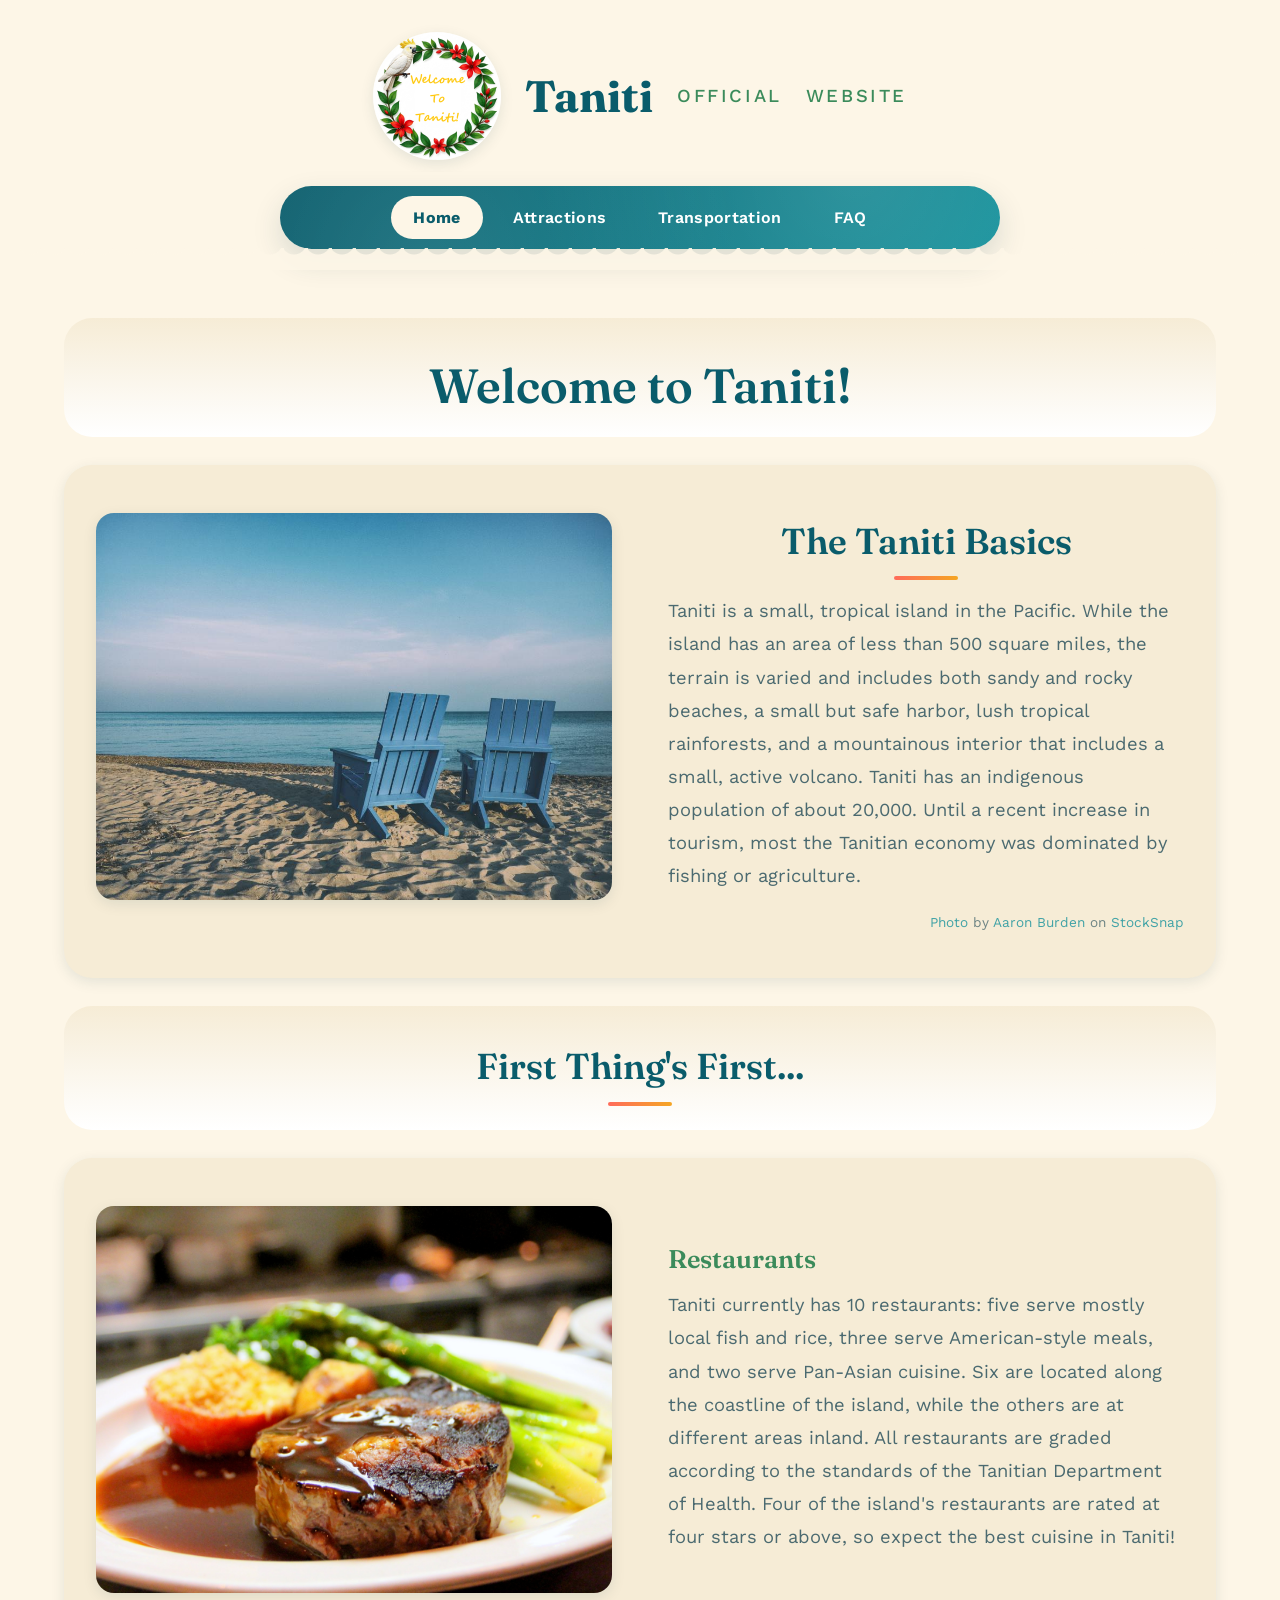
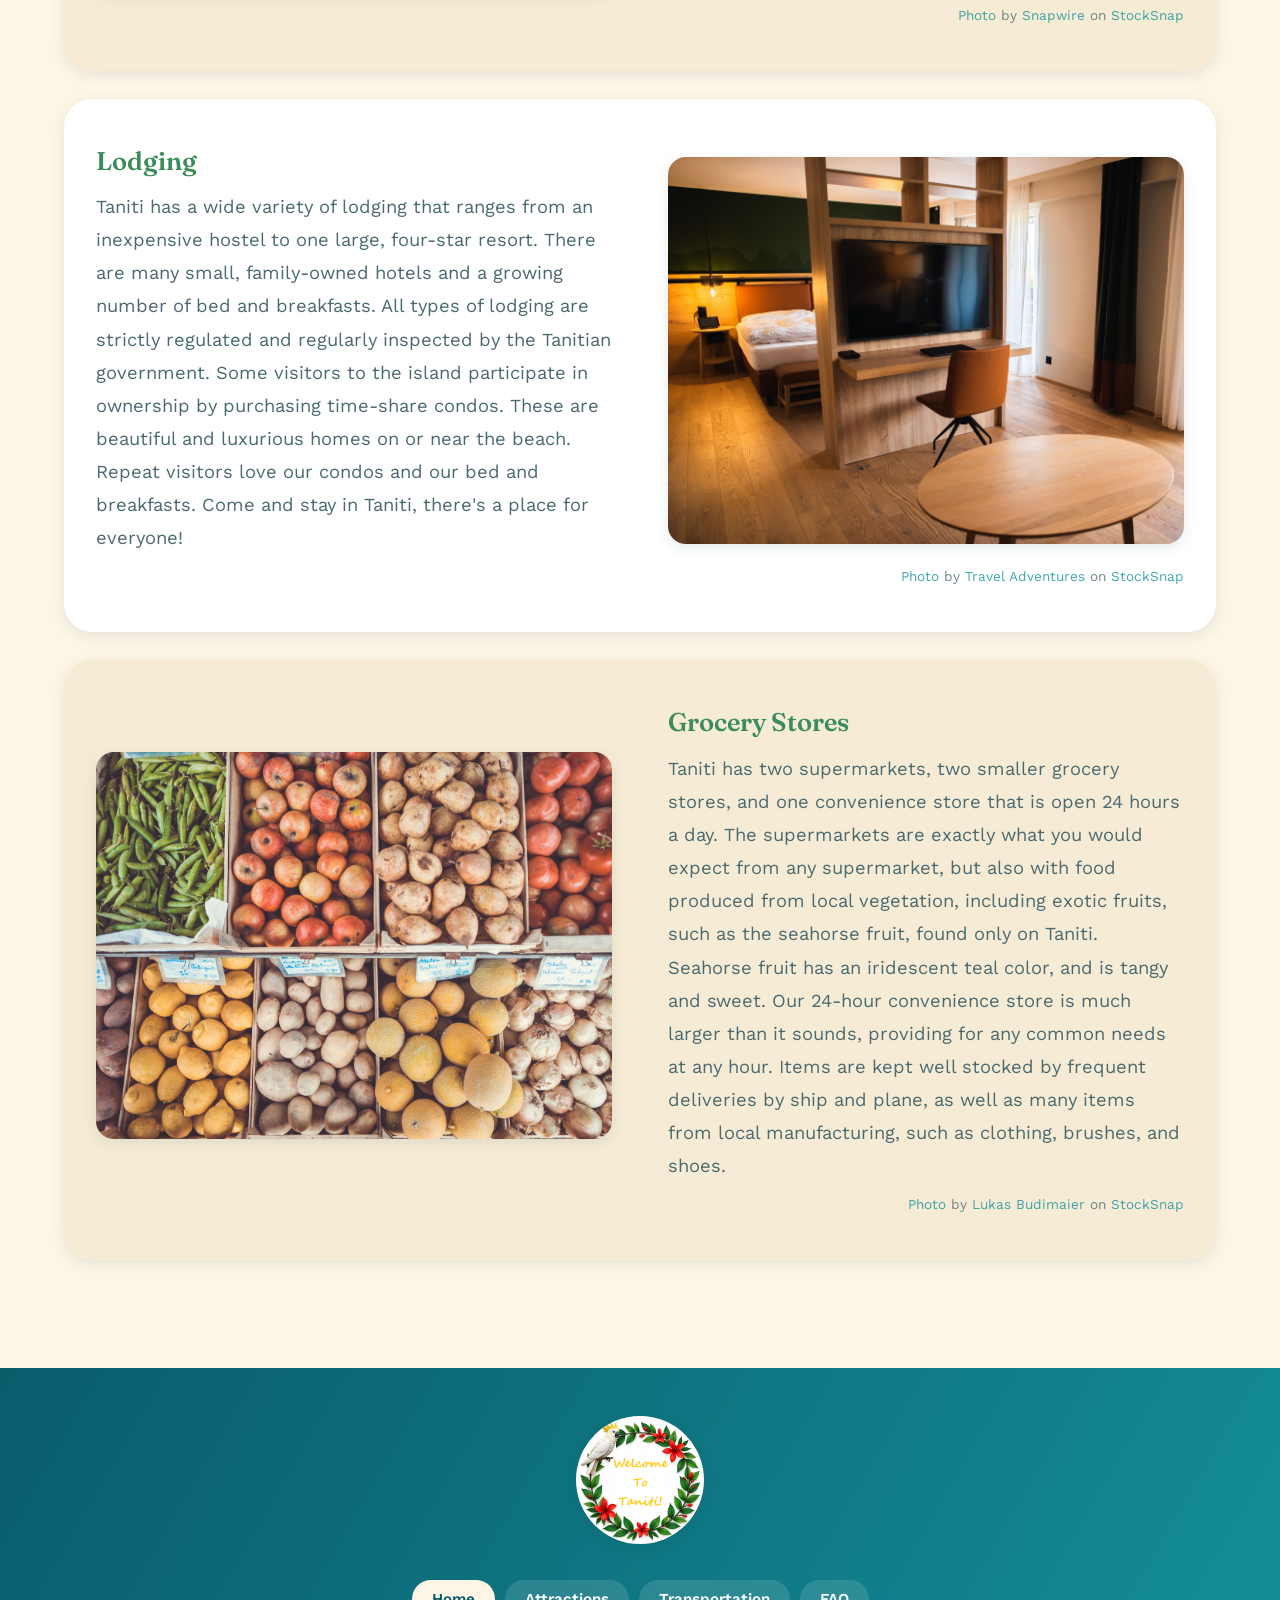
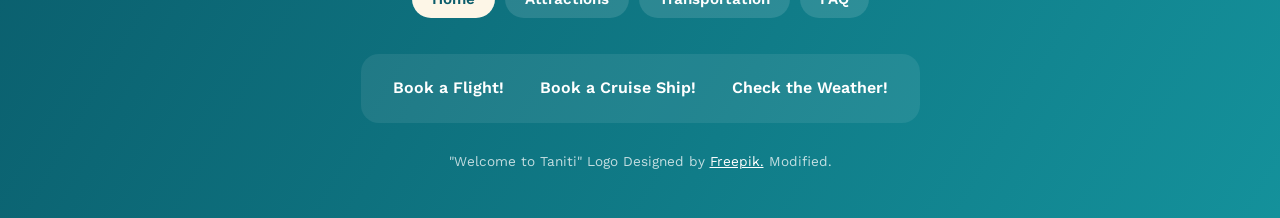
<file: index.html>
<!DOCTYPE html>
<html lang="en">

<head>
    <meta charset="UTF-8">
    <meta name="viewport" content="width=device-width, initial-scale=1.0">
    <link rel="stylesheet" href="css/styles.css">
    <title>Taniti Home Page</title>
</head>

<body>
    <header>
        <div class="header_logo_and_heading_div">
            <a href="index.html" class="taniti_logo"><img id="top_taniti_welcome_logo"
                    src="images/welcome_to_taniti_freepik.jpg" class="taniti_logo"
                    alt="welcome_to_taniti_wreath_with_white_tropical_bird"></a>
            <h1 class="site_heading">Taniti </h1>
            <h1 class="site_heading">Official </h1>
            <h1 class="site_heading">Website</h1>
        </div>
    </header>
    <div class="top_nav_container">
        <nav class="top_navbar">
            <a href="index.html" class="top_nav_links current">Home</a>
            <a href="attractions.html" class="top_nav_links">Attractions</a>
            <a href="transportation.html" class="top_nav_links">Transportation</a>
            <a href="faq.html" class="top_nav_links">FAQ</a>
        </nav>
    </div>
    <main>
        <section class="content_container">
            <h1 class="main_headings taniti_welcome">Welcome to Taniti!</h1>
        </section>
        <section class="content_container">
            <h2 class="main_headings center_justify_content_item">The Taniti Basics</h2>
            <p class="content_grid_item_left">
                Taniti is a small, tropical island in the Pacific. While the island has an area of less than 500 square
                miles, the terrain is varied and includes both sandy and rocky beaches, a small but safe harbor, lush
                tropical rainforests, and a mountainous interior that includes a small, active volcano. Taniti has an
                indigenous population of about 20,000. Until a recent increase in tourism, most the Tanitian economy was
                dominated by fishing or agriculture.
            </p>
            <img src="images/beach-sand_0KJ4LUALSV.jpg" class="content_image content_grid_item_right"
                alt="blue_beach_chairs_on_beach"><span id="caption_span1" class="img_caption_right responsive_span"><a
                    href="https://stocksnap.io/photo/beach-sand-0KJ4LUALSV" target="_blank">Photo</a> by <a
                    href="https://stocksnap.io/author/20658" target="_blank">Aaron
                    Burden</a> on <a href="https://stocksnap.io" target="_blank">StockSnap</a></span>
        </section>
        <section class="content_container">
            <h2 class="main-headings center_justify_content_item">First Thing's First...</h2>
        </section>
        <section class="content_container">

            <h3 class="center_justify_content_item">Restaurants</h3>
            <img src="images/StockSnap_JMJZKYXUWD.jpg" class="content_image content_grid_item_left"
                alt="plate_of_food_in_fine_dining">
            <span id="caption_span2" class="img_caption_left responsive_span"><a
                    href="https://stocksnap.io/photo/steak-asparagus-JMJZKYXUWD" target="_blank">Photo</a> by <a
                    href="https://stocksnap.io/author/snapwire" target="_blank">Snapwire</a> on <a
                    href="https://stocksnap.io" target="_blank">StockSnap</a></span>
            <p class="content_grid_item_right">
                Taniti currently has 10 restaurants: five serve mostly local fish and rice, three serve American-style
                meals, and two serve Pan-Asian cuisine. Six are located along the coastline of the island, while the
                others are at different areas inland. All restaurants are graded according to the standards of the
                Tanitian Department of Health. Four of the island's restaurants are rated at four stars or above, so
                expect the
                best cuisine in Taniti!
            </p>

        </section>
        <section class="content_container">
            <h3 class="center_justify_content_item">Lodging</h3>
            <p class="content_grid_item_left">
                Taniti has a wide variety of lodging that ranges from an inexpensive hostel to one large, four-star
                resort. There are many small, family-owned hotels and a growing number of bed and breakfasts. All types
                of lodging are strictly regulated and regularly inspected by the Tanitian government. Some visitors to
                the island participate in ownership by purchasing time-share condos. These are beautiful and luxurious
                homes on or near the beach. Repeat visitors love our condos and our bed and breakfasts. Come and stay in
                Taniti, there's a place for everyone!
            </p>
            <img src="images/StockSnap_DGBAEIS33.jpg" class="content_image content_grid_item_right"
                alt="modern_upscale_hotel_room"><span id="caption_span3" class="img_caption_right responsive_span"><a
                    href="https://stocksnap.io/photo/hotel-room-DGBAEIS339" target="_blank">Photo</a> by <a
                    href="https://stocksnap.io/author/traveladventures" target="_blank">Travel Adventures</a> on <a
                    href="https://stocksnap.io" target="_blank">StockSnap</a></span>
        </section>
        <section class="content_container">
            <h3 class="center_justify_content_item">Grocery Stores</h3>
            <img src="images/StockSnap_AWJD4WV6W.jpg" class="content_image content_grid_item_left"
                alt="small_grocery_shop">
            <span id="caption_span4" class="img_caption_left responsive_span"><a
                    href="https://stocksnap.io/photo/food-fruits-AWJD4WV6W1" target="_blank">Photo</a> by <a
                    href="https://stocksnap.io/author/15750" target="_blank">Lukas
                    Budimaier</a> on <a href="https://stocksnap.io" target="_blank">StockSnap</a></span>
            <p class="content_grid_item_right">Taniti has two supermarkets, two smaller grocery stores, and one
                convenience store that is open 24 hours a day. The supermarkets are exactly what you would expect from
                any supermarket, but also with food produced from local vegetation, including exotic fruits, such as the
                seahorse fruit, found only on Taniti. Seahorse fruit has an iridescent teal color, and is tangy and
                sweet. Our 24-hour convenience store is much larger than it sounds, providing for any common needs at
                any hour. Items are kept well stocked by frequent deliveries by ship and plane, as well as many items
                from local manufacturing, such as clothing, brushes, and shoes.</p>
        </section>
    </main>
    <footer>
        <div class="bottom_logo_div">
            <a href="index.html"><img id="bottom_taniti_welcome_logo" src="images/welcome_to_taniti_freepik.jpg"
                    class="taniti_logo" alt="welcome_to_taniti_wreath_with_white_tropical_bird"></a>
        </div>
        <nav class="primary_bottom_navbar">
            <a href="index.html" class="primary_bottom_nav_links current">Home</a>
            <a href="attractions.html" class="primary_bottom_nav_links">Attractions</a>
            <a href="transportation.html" class="primary_bottom_nav_links">Transportation</a>
            <a href="faq.html" class="primary_bottom_nav_links">FAQ</a>
        </nav>
        <nav class="secondary_bottom_navbar">
            <a href="https://www.expedia.com/" class="secondary_bottom_nav_links" target="_blank">Book a Flight!</a>
            <a href="https://www.cruises.com/" class="secondary_bottom_nav_links" target="_blank">Book a Cruise Ship!</a>
            <a href="https://weather.com/" class="secondary_bottom_nav_links" target="_blank">Check the Weather!</a>
        </nav>
        <div id="bottom_caption_div">
            <span class="caption_span5">"Welcome to Taniti" Logo Designed by <a
                    href="https://www.freepik.com/">Freepik.</a> Modified.</span>
        </div>
    </footer>
</body>

</html>
</file>
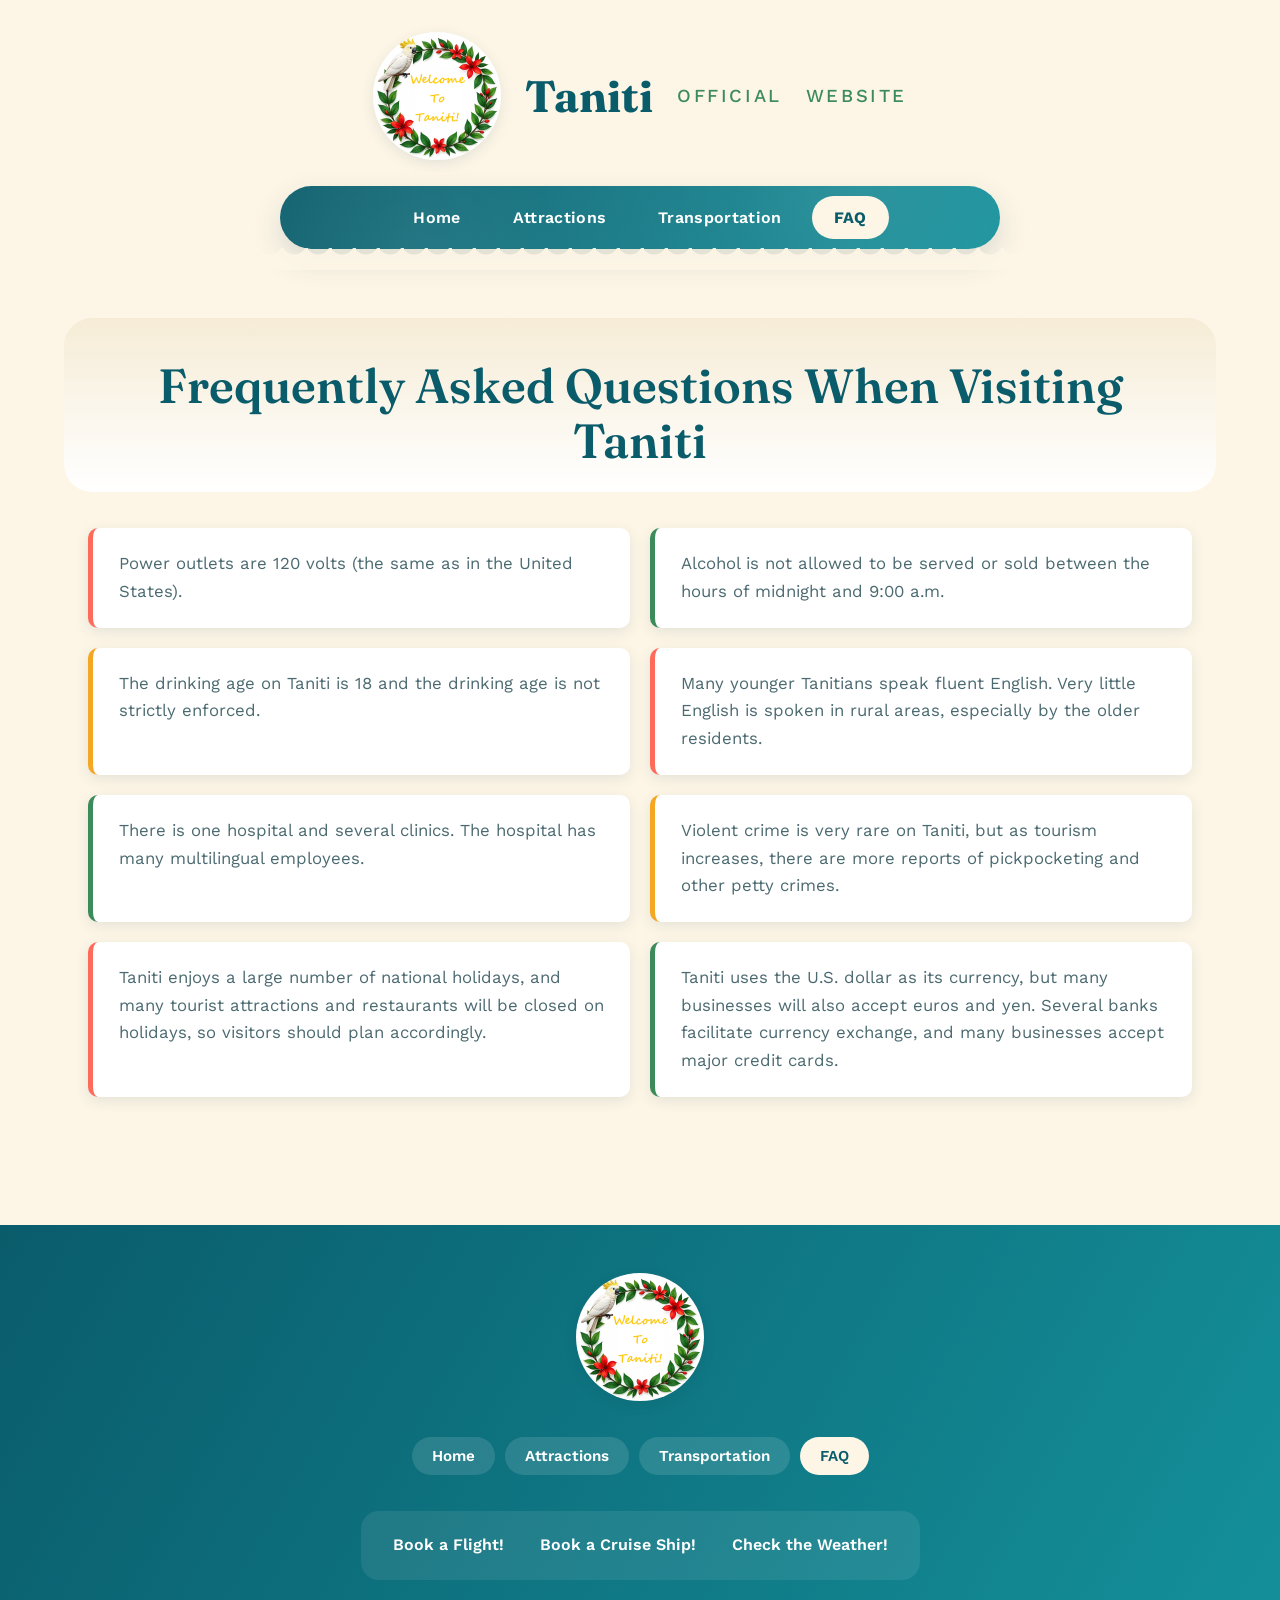
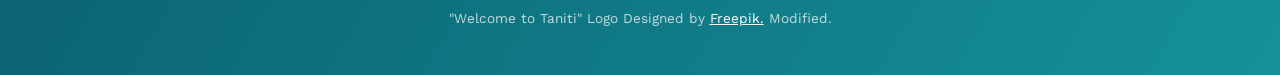
<file: faq.html>
<!DOCTYPE html>
<html lang="en">

<head>
    <meta charset="UTF-8">
    <meta name="viewport" content="width=device-width, initial-scale=1.0">
    <link rel="stylesheet" href="css/styles.css">
    <title>Taniti FAQ WebPage</title>
</head>

<body>
    <header>
        <div class="header_logo_and_heading_div">
            <a href="index.html" class="taniti_logo"><img id="top_taniti_welcome_logo"
                    src="images/welcome_to_taniti_freepik.jpg" class="taniti_logo"
                    alt="welcome_to_taniti_wreath_with_white_tropical_bird"></a>
            <h1 class="site_heading">Taniti </h1>
            <h1 class="site_heading">Official </h1>
            <h1 class="site_heading">Website</h1>
        </div>
    </header>
    <div class="top_nav_container">
        <nav class="top_navbar">
            <a href="index.html" class="top_nav_links">Home</a>
            <a href="attractions.html" class="top_nav_links">Attractions</a>
            <a href="transportation.html" class="top_nav_links">Transportation</a>
            <a href="faq.html" class="top_nav_links current">FAQ</a>
        </nav>
    </div>
    <main>
        <section class="content_container">
            <h1 class="main_headings taniti_welcome">Frequently Asked Questions When Visiting Taniti</h1>
        </section>
        <section>
            <ul class="faqs_content_container">
                <li class="faqs_grid_item_left">Power outlets are 120 volts (the same as in the United States).</li>
                <li class="faqs_grid_item_left">Alcohol is not allowed to be served or sold between the hours of
                    midnight and 9:00 a.m. </li>
                <li class="faqs_grid_item_left">The drinking age on Taniti is 18 and the drinking age is not strictly
                    enforced.</li>
                <li class="faqs_grid_item_left">Many younger Tanitians speak fluent English. Very little English is
                    spoken in rural areas, especially by the older residents.</li>
                <li class="faqs_grid_item_left">There is one hospital and several clinics. The hospital has many
                    multilingual employees.</li>
                <li class="faqs_grid_item_left">Violent crime is very rare on Taniti, but as tourism increases, there
                    are more reports of pickpocketing and other petty crimes. </li>
                <li class="faqs_grid_item_left">Taniti enjoys a large number of national holidays, and many tourist
                    attractions and restaurants will be closed on holidays, so visitors should plan accordingly.</li>
                <li class="faqs_grid_item_left">Taniti uses the U.S. dollar as its currency, but many businesses will
                    also accept euros and yen. Several banks facilitate currency exchange, and many businesses accept
                    major credit cards.</li>
            </ul>
        </section>
    </main>
    <footer>
        <div class="bottom_logo_div">
            <a href="index.html"><img id="bottom_taniti_welcome_logo" src="images/welcome_to_taniti_freepik.jpg"
                    class="taniti_logo" alt="welcome_to_taniti_wreath_with_white_tropical_bird"></a>
        </div>
        <nav class="primary_bottom_navbar">
            <a href="index.html" class="primary_bottom_nav_links">Home</a>
            <a href="attractions.html" class="primary_bottom_nav_links">Attractions</a>
            <a href="transportation.html" class="primary_bottom_nav_links">Transportation</a>
            <a href="faq.html" class="primary_bottom_nav_links current">FAQ</a>
        </nav>
        <nav class="secondary_bottom_navbar">
            <a href="https://www.expedia.com/" class="secondary_bottom_nav_links" target="_blank">Book a Flight!</a>
            <a href="https://www.cruises.com/" class="secondary_bottom_nav_links" target="_blank">Book a Cruise Ship!</a>
            <a href="https://weather.com/" class="secondary_bottom_nav_links" target="_blank">Check the Weather!</a>
        </nav>
        <div id="bottom_caption_div">
            <span class="caption_span5">"Welcome to Taniti" Logo Designed by <a
                    href="https://www.freepik.com/">Freepik.</a> Modified.</span>
        </div>
    </footer>
</body>

</html>
</file>
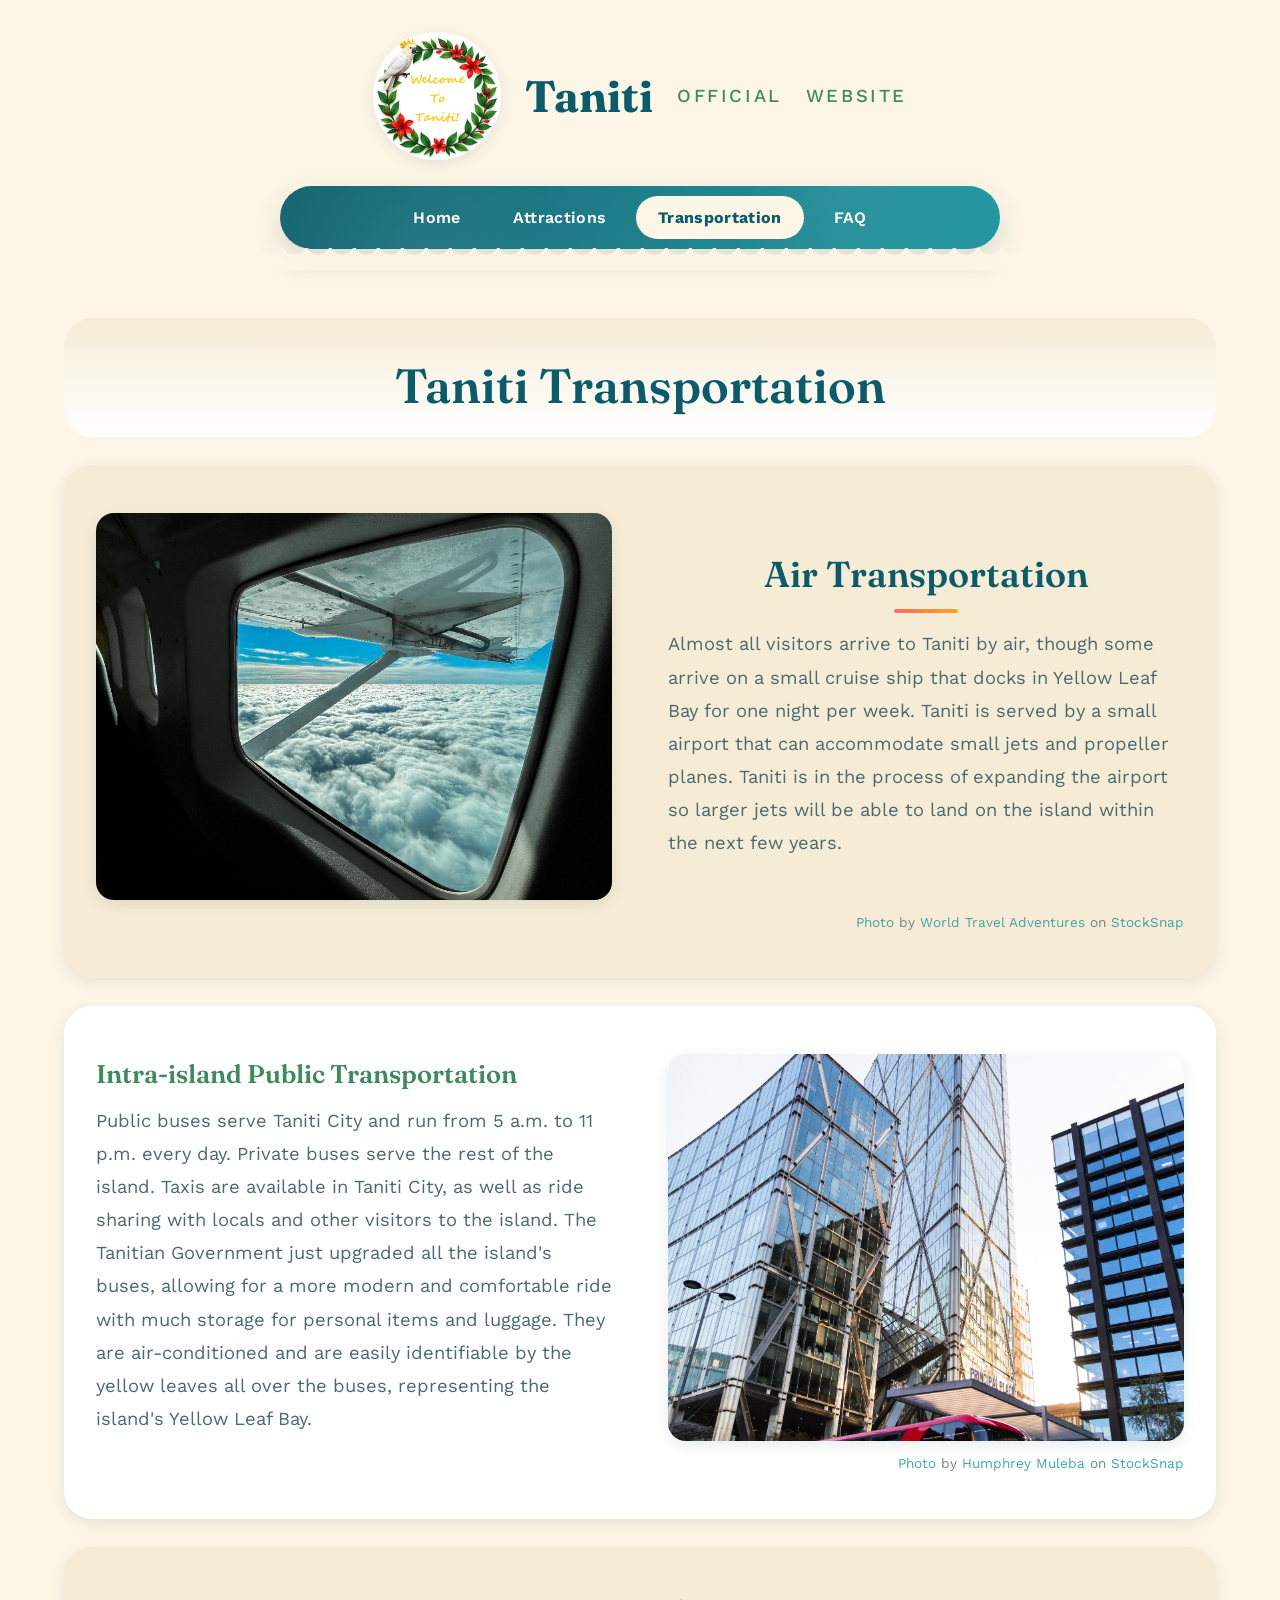
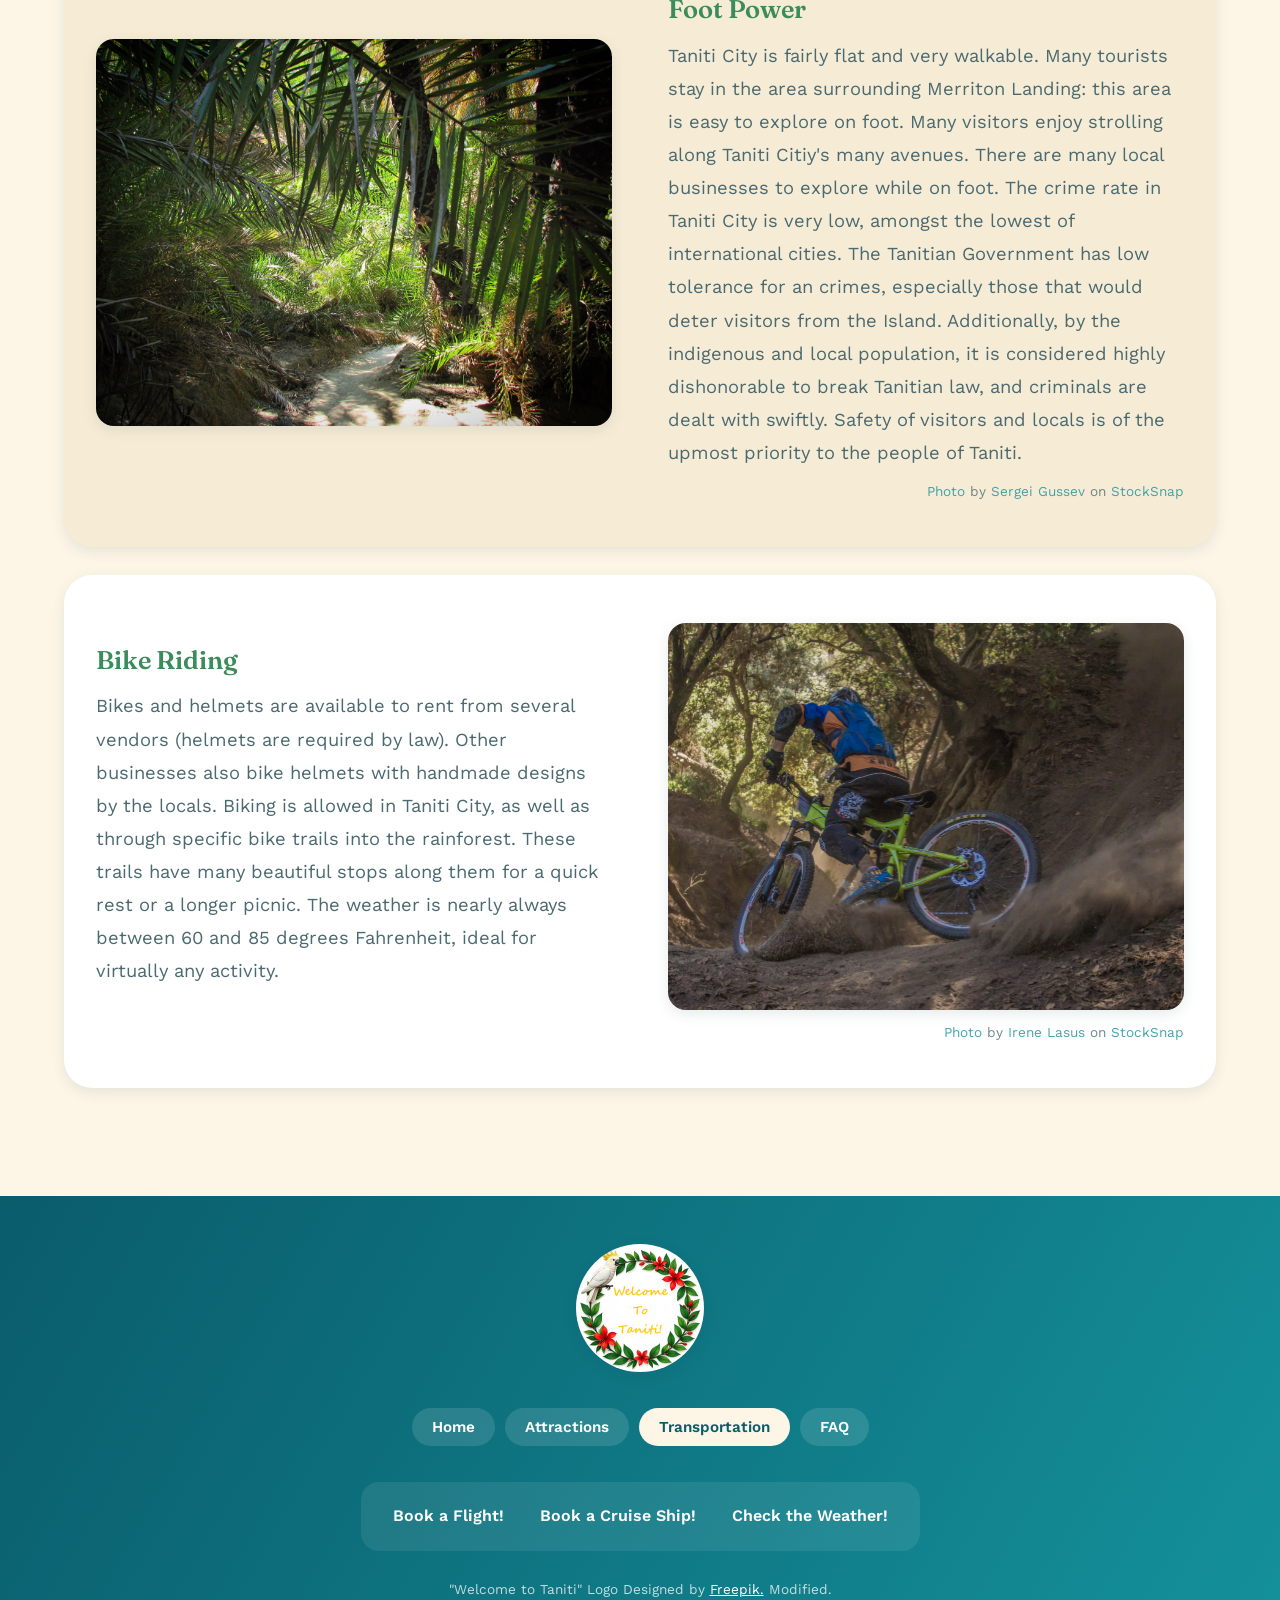
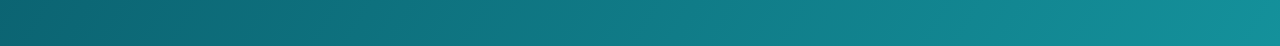
<file: transportation.html>
<!DOCTYPE html>
<html lang="en">

<head>
    <meta charset="UTF-8">
    <meta name="viewport" content="width=device-width, initial-scale=1.0">
    <link rel="stylesheet" href="css/styles.css">
    <title>Taniti Transportation WebPage</title>
</head>

<body>
    <header>
        <div class="header_logo_and_heading_div">
            <a href="index.html" class="taniti_logo"><img id="top_taniti_welcome_logo"
                    src="images/welcome_to_taniti_freepik.jpg" class="taniti_logo"
                    alt="welcome_to_taniti_wreath_with_white_tropical_bird"></a>
            <h1 class="site_heading">Taniti </h1>
            <h1 class="site_heading">Official </h1>
            <h1 class="site_heading">Website</h1>
        </div>
    </header>
    <div class="top_nav_container">
        <nav class="top_navbar">
            <a href="index.html" class="top_nav_links">Home</a>
            <a href="attractions.html" class="top_nav_links">Attractions</a>
            <a href="transportation.html" class="top_nav_links current">Transportation</a>
            <a href="faq.html" class="top_nav_links">FAQ</a>
        </nav>
    </div>
    <main>
        <section class="content_container">
            <h1 class="main_headings taniti_welcome">Taniti Transportation</h1>
        </section>
        <section class="content_container">
            <h2 class="main_headings center_justify_content_item">Air Transportation</h2>
            <p class="content_grid_item_left">Almost all visitors arrive to Taniti by air, though some arrive on a small
                cruise ship that docks in Yellow Leaf Bay for one night per week. Taniti is served by a small airport
                that can accommodate small jets and propeller planes. Taniti is in the process of expanding the airport
                so larger jets will be able to land on the island within the next few years.

            </p>
            <img src="images/StockSnap_WWADYLMHCS.jpg" class="content_image content_grid_item_right"
                alt="view_out_an_airplane_window"><span id="caption_span1" class="img_caption_right responsive_span"><a
                    href="https://stocksnap.io/photo/airplane-window-WWADYLMHCS" target="_blank">Photo</a> by <a
                    href="https://stocksnap.io/author/worldtravel" target="_blank">World Travel Adventures</a> on <a
                    href="https://stocksnap.io" target="_blank">StockSnap</a></span>
        </section>
        <section class="content_container">

            <h3 class="center_justify_content_item">Intra-island Public Transportation</h3>
            <img src="images/StockSnap_W53A1VLFVV.jpg" class="content_image content_grid_item_left"
                alt="red_bus_in_front_of_tall_building">
            <span id="caption_span2" class="img_caption_left responsive_span"><a
                    href="https://stocksnap.io/photo/red-bus-W53A1VLFVV" target="_blank">Photo</a> by <a
                    href="https://stocksnap.io/author/humphreymuleba" target="_blank">Humphrey Muleba</a> on <a
                    href="https://stocksnap.io" target="_blank">StockSnap</a></span>
            <p class="content_grid_item_right">Public buses serve Taniti City and run from 5 a.m. to 11 p.m. every day.
                Private buses serve the rest of the island. Taxis are available in Taniti City, as well as ride sharing
                with locals and other visitors to the island. The Tanitian Government just upgraded all the island's
                buses, allowing for a more modern and comfortable ride with much storage for personal items and luggage.
                They are air-conditioned and are easily identifiable by the yellow leaves all over the buses,
                representing the island's Yellow Leaf Bay.
            </p>

        </section>
        <section class="content_container">
            <h3 class="center_justify_content_item">Foot Power</h3>
            <p class="content_grid_item_left">Taniti City is fairly flat and very walkable. Many tourists stay in the
                area surrounding Merriton Landing: this area is easy to explore on foot. Many visitors enjoy strolling
                along Taniti Citiy's many avenues. There are many local businesses to explore while on foot. The crime
                rate in Taniti City is very low, amongst the lowest of international cities. The Tanitian Government has
                low tolerance for an crimes, especially those that would deter visitors from the Island. Additionally,
                by the indigenous and local population, it is considered highly dishonorable to break Tanitian law, and
                criminals are dealt with swiftly. Safety of visitors and locals is of the upmost priority to the people
                of Taniti.
            </p>
            <img src="images/StockSnap_EQJTV9C5ZO.jpg" class="content_image content_grid_item_right"
                alt="walking_trail_in_rainforest"><span id="caption_span3" class="img_caption_right responsive_span"><a
                    href="https://stocksnap.io/photo/tree-tropical-EQJTV9C5ZO" target="_blank">Photo</a> by <a
                    href="https://stocksnap.io/author/sergei" target="_blank">Sergei Gussev</a> on <a
                    href="https://stocksnap.io" target="_blank">StockSnap</a></span>
        </section>
        <section class="content_container">
            <h3 class="center_justify_content_item">Bike Riding</h3>
            <img src="images/StockSnap_U3Z5GNZUQR.jpg" class="content_image content_grid_item_left"
                alt="person_bike_riding_on_forest_trail">
            <span id="caption_span4" class="img_caption_left responsive_span"><a
                    href="https://stocksnap.io/photo/nature-woods-U3Z5GNZUQR" target="_blank">Photo</a> by <a
                    href="https://stocksnap.io/author/29631" target="_blank">Irene Lasus</a> on <a
                    href="https://stocksnap.io" target="_blank">StockSnap</a></span>
            <p class="content_grid_item_right">Bikes and helmets are available to rent from several vendors (helmets are
                required by law). Other businesses also bike helmets with handmade designs by the locals. Biking is
                allowed in Taniti City, as well as through specific bike trails into the rainforest. These trails have
                many beautiful stops along them for a quick rest or a longer picnic. The weather is nearly always
                between 60 and 85 degrees Fahrenheit, ideal for virtually any activity.</p>
        </section>
    </main>
    <footer>
        <div class="bottom_logo_div">
            <a href="index.html"><img id="bottom_taniti_welcome_logo" src="images/welcome_to_taniti_freepik.jpg"
                    class="taniti_logo" alt="welcome_to_taniti_wreath_with_white_tropical_bird"></a>
        </div>
        <nav class="primary_bottom_navbar">
            <a href="index.html" class="primary_bottom_nav_links">Home</a>
            <a href="attractions.html" class="primary_bottom_nav_links">Attractions</a>
            <a href="transportation.html" class="primary_bottom_nav_links current">Transportation</a>
            <a href="faq.html" class="primary_bottom_nav_links">FAQ</a>
        </nav>
        <nav class="secondary_bottom_navbar">
            <a href="https://www.expedia.com/" class="secondary_bottom_nav_links" target="_blank">Book a Flight!</a>
            <a href="https://www.cruises.com/" class="secondary_bottom_nav_links" target="_blank">Book a Cruise Ship!</a>
            <a href="https://weather.com/" class="secondary_bottom_nav_links" target="_blank">Check the Weather!</a>
        </nav>
        <div id="bottom_caption_div">
            <span class="caption_span5">"Welcome to Taniti" Logo Designed by <a
                    href="https://www.freepik.com/">Freepik.</a> Modified.</span>
        </div>
    </footer>
</body>

</html>
</file>
<file: css/styles.css>
/* ==========================================================================
   Taniti — Visual System
   Palette:  Ocean Deep #0A5C6B · Ocean Bright #14919B · Sand #FDF6E7
             Foliage #3B8B5B · Hibiscus #FF6B5B · Sun #F5A623 · Ink #16323A
   Type:     Fraunces (display) · Work Sans (body / utility)
   Signature: a soft wave crest under the nav, echoing Taniti's coastline
   ========================================================================== */

@import url('https://fonts.googleapis.com/css2?family=Fraunces:ital,opsz,wght@0,9..144,400;0,9..144,500;0,9..144,600;0,9..144,700;1,9..144,500&family=Work+Sans:wght@400;500;600;700&display=swap');

:root {
    --ocean-deep: #0a5c6b;
    --ocean-bright: #14919b;
    --sand: #fdf6e7;
    --sand-dim: #f6ecd6;
    --foliage: #3b8b5b;
    --hibiscus: #ff6b5b;
    --sun: #f5a623;
    --ink: #16323a;
    --ink-soft: #4b6a70;
    --white: #ffffff;

    --font-display: 'Fraunces', Georgia, serif;
    --font-body: 'Work Sans', -apple-system, BlinkMacSystemFont, 'Segoe UI', sans-serif;

    --radius-lg: 28px;
    --radius-md: 18px;
    --radius-sm: 10px;
    --shadow-soft: 0 12px 30px rgba(10, 60, 70, 0.14);
    --shadow-tight: 0 4px 14px rgba(10, 60, 70, 0.10);
    --max-width: 1200px;
}

/* ---------- Reset & base ---------- */

* {
    box-sizing: border-box;
}

body {
    margin: 0;
    background-color: var(--sand);
    color: var(--ink);
    font-family: var(--font-body);
    -webkit-font-smoothing: antialiased;
}

img {
    display: block;
    max-width: 100%;
    height: auto;
}

a {
    font-family: inherit;
}

h1,
h2,
h3 {
    font-family: var(--font-display);
    color: var(--ocean-deep);
    margin: 0;
    line-height: 1.15;
}

h1 {
    font-size: 3rem;
    text-align: center;
    font-weight: 600;
}

h2 {
    font-size: 2.25rem;
    text-align: center;
    font-weight: 600;
    text-decoration: none;
    position: relative;
    padding-bottom: 18px;
}

/* Replaces the old underline with a short accent rule that carries the
   coastline motif through every heading on the site. */
h2::after {
    content: "";
    position: absolute;
    bottom: 0;
    left: 50%;
    transform: translateX(-50%);
    width: 64px;
    height: 4px;
    border-radius: 4px;
    background: linear-gradient(90deg, var(--hibiscus), var(--sun));
}

h3 {
    font-size: 1.6rem;
    text-align: center;
    font-weight: 600;
    color: var(--foliage);
}

p,
li {
    font-size: 1.15rem;
    line-height: 1.8;
    color: var(--ink-soft);
}

/* ---------- Header ---------- */

header {
    background-color: var(--sand);
    padding: 32px 24px 12px;
}

.header_logo_and_heading_div {
    display: flex;
    align-items: center;
    justify-content: center;
    gap: 24px;
    max-width: var(--max-width);
    margin: 0 auto;
    flex-wrap: wrap;
}

.taniti_logo {
    grid-column: unset;
}

#top_taniti_welcome_logo {
    min-width: 128px;
    max-width: 128px;
    width: 128px;
    border-radius: 50%;
    box-shadow: var(--shadow-tight);
}

/* The three separate <h1> tags are restyled to read as a single wordmark:
   "Taniti" large and serif, "Official Website" smaller and set apart. */
.site_heading {
    font-size: 2.75rem;
    display: inline;
    text-align: left;
}

.site_heading:nth-of-type(1) {
    font-weight: 700;
    color: var(--ocean-deep);
}

.site_heading:nth-of-type(2),
.site_heading:nth-of-type(3) {
    font-size: 1.15rem;
    font-family: var(--font-body);
    font-weight: 500;
    letter-spacing: 0.14em;
    text-transform: uppercase;
    color: var(--foliage);
    vertical-align: middle;
}

.site_heading:nth-of-type(3)::before {
    content: " ";
}

/* ---------- Primary navigation ---------- */

.top_nav_container {
    position: sticky;
    top: 0;
    z-index: 50;
    padding: 14px 20px 0;
    background-color: var(--sand);
}

.top_navbar {
    max-width: 720px;
    margin: 0 auto;
    display: flex;
    justify-content: center;
    align-items: center;
    gap: 8px;
    padding: 10px;
    border-radius: 100px;
    background: linear-gradient(120deg, var(--ocean-deep), var(--ocean-bright));
    box-shadow: var(--shadow-soft);

    /* Subtle wave motif replacing the repeating pineapple raster —
       a faint, modern texture rather than a loud pattern. */
    background-image:
        radial-gradient(circle at 20% 120%, rgba(255, 255, 255, 0.10) 0, transparent 55%),
        radial-gradient(circle at 80% -20%, rgba(255, 255, 255, 0.12) 0, transparent 55%),
        linear-gradient(120deg, var(--ocean-deep), var(--ocean-bright));
}

.top_nav_links {
    padding: 12px 22px;
    border: none;
    border-radius: 100px;
    color: var(--white);
    background-color: transparent;
    text-decoration: none;
    font-weight: 600;
    font-size: 1rem;
    letter-spacing: 0.02em;
    transition: background-color 0.2s ease, color 0.2s ease, transform 0.2s ease;
}

.top_nav_links:hover {
    color: var(--white);
    background-color: rgba(255, 255, 255, 0.18);
    scale: 1;
    transform: translateY(-1px);
}

.top_nav_links.current {
    color: var(--ocean-deep);
    background-color: var(--sand);
    font-weight: 700;
}

/* Wave crest — the site's signature element — sits beneath the nav pill
   on every page, tying the whole site back to Taniti's coastline. */
.top_nav_container::after {
    content: "";
    display: block;
    width: 100%;
    height: 22px;
    margin-top: -1px;
    background:
        radial-gradient(circle at 10px -6px, transparent 12px, var(--sand) 13px) 0 0 / 24px 100% repeat-x;
    opacity: 0.9;
}

/* ---------- Main content sections ---------- */

main {
    max-width: var(--max-width);
    margin: 0 auto;
    padding: 20px 24px 40px;
}

/* Each two-column section has up to four children: a title (h2/h3), an
   image, a paragraph, and a photo-credit caption. Three content rows keep
   the title and paragraph from colliding in the same grid cell. */
.content_container {
    display: grid;
    grid-template-columns: 1fr 1fr;
    grid-template-areas:
        "title media"
        "text  media"
        "caption caption";
    align-content: center;
    align-items: start;
    gap: 14px 56px;
    padding: 48px 32px;
    margin: 28px 0;
    border-radius: var(--radius-lg);
    background-color: var(--white);
    box-shadow: var(--shadow-tight);
}

/* Alternate the media/text order and give every other section a tinted
   background, so the page has visual rhythm without extra markup. */
.content_container:nth-of-type(even) {
    background-color: var(--sand-dim);
    grid-template-areas:
        "media title"
        "media text"
        "caption caption";
}

/* Banner sections (a lone h1 or h2 with no image partner) collapse to a
   single centered column. */
.content_container:has(> h1:only-child),
.content_container:has(> h2:only-child) {
    grid-template-columns: 1fr;
    grid-template-areas: "title";
    text-align: center;
    background: linear-gradient(180deg, var(--sand-dim), var(--white));
    box-shadow: none;
    padding: 40px 32px 24px;
}

.main_headings.taniti_welcome {
    grid-area: title;
}

/* Section titles (h2 or h3) */
.center_justify_content_item {
    grid-column: unset;
    grid-area: title;
    align-self: end;
}

h3.center_justify_content_item {
    text-align: left;
    justify-self: start;
}

/* Text columns */
p.content_grid_item_left,
p.content_grid_item_right {
    grid-column: unset;
    grid-area: text;
    align-self: start;
    margin: 0;
    justify-content: unset;
}

/* Images */
img.content_grid_item_left,
img.content_grid_item_right {
    grid-column: unset;
    grid-area: media;
    justify-content: unset;
    margin: 0;
    width: 100%;
    align-self: center;
}

.content_image {
    min-width: unset;
    max-width: 100%;
    width: 100%;
    aspect-ratio: 4 / 3;
    object-fit: cover;
    border-radius: var(--radius-md);
    box-shadow: var(--shadow-tight);
}

/* Captions */
.img_caption_left,
.img_caption_right {
    grid-column: unset;
    grid-area: caption;
    justify-self: end;
}

.responsive_span {
    font-family: var(--font-body);
    font-size: 0.85rem;
    color: var(--ink-soft);
    opacity: 0.8;
}

.responsive_span a {
    color: var(--ocean-bright);
    text-decoration: none;
}

.responsive_span a:hover {
    text-decoration: underline;
}

/* ---------- FAQ page ---------- */

.faqs_content_container {
    display: grid;
    grid-template-columns: repeat(2, 1fr);
    gap: 20px;
    max-width: var(--max-width);
    margin: 0 auto;
    padding: 8px 24px 48px;
    line-height: normal;
}

li.faqs_grid_item_left {
    grid-column: unset;
    margin-left: 0;
    list-style: none;
    background-color: var(--white);
    border-left: 5px solid var(--hibiscus);
    border-radius: var(--radius-sm);
    padding: 22px 26px;
    box-shadow: var(--shadow-tight);
    font-size: 1.05rem;
    line-height: 1.65;
}

li.faqs_grid_item_left:nth-of-type(3n+2) {
    border-left-color: var(--foliage);
}

li.faqs_grid_item_left:nth-of-type(3n) {
    border-left-color: var(--sun);
}

/* ---------- Footer ---------- */

footer {
    padding: 48px 24px;
    margin-top: 40px;
    display: flex;
    flex-direction: column;
    align-items: center;
    gap: 28px;
    background: linear-gradient(120deg, var(--ocean-deep), var(--ocean-bright));
}

.bottom_logo_div {
    grid-column: unset;
    grid-row: unset;
}

#bottom_taniti_welcome_logo {
    min-width: unset;
    max-width: unset;
    width: 128px;
    border-radius: 50%;
    box-shadow: var(--shadow-tight);
}

.primary_bottom_navbar {
    grid-column: unset;
    grid-row: unset;
    width: auto;
    display: flex;
    flex-wrap: wrap;
    justify-content: center;
    gap: 10px;
    padding: 8px;
    background: none;
    background-image: none;
    border-radius: 100px;
}

.primary_bottom_nav_links {
    padding: 10px 20px;
    border: none;
    border-radius: 100px;
    color: var(--white);
    background-color: rgba(255, 255, 255, 0.12);
    text-decoration: none;
    font-weight: 600;
    font-size: 0.95rem;
    transition: background-color 0.2s ease, transform 0.2s ease;
}

.primary_bottom_nav_links:hover {
    color: var(--white);
    background-color: rgba(255, 255, 255, 0.24);
    scale: 1;
    transform: translateY(-1px);
}

.primary_bottom_nav_links.current {
    background-color: var(--sand);
    color: var(--ocean-deep);
}

.secondary_bottom_navbar {
    grid-row: unset;
    grid-column: unset;
    margin-left: 0;
    width: auto;
    max-width: 560px;
    display: flex;
    flex-wrap: wrap;
    justify-content: center;
    gap: 6px 28px;
    padding: 18px 28px;
    border-radius: var(--radius-md);
    background: rgba(255, 255, 255, 0.08);
    background-image: none;
}

.secondary_bottom_nav_links {
    grid-column: unset;
    padding: 6px 4px;
    font-size: 1rem;
    font-weight: 600;
    color: var(--white);
    text-decoration: none;
    border-bottom: 2px solid transparent;
}

.secondary_bottom_nav_links:hover {
    color: var(--sun);
    text-decoration: none;
    font-weight: 600;
    padding: 6px 4px;
    border-bottom-color: var(--sun);
}

#bottom_caption_div {
    grid-column: unset;
    grid-row: unset;
    margin: 0;
    display: block;
    text-align: center;
}

.caption_span5 {
    font-size: 0.85rem;
    color: rgba(255, 255, 255, 0.75);
}

.caption_span5 a {
    color: var(--white);
    text-decoration: underline;
}

/* ==========================================================================
   Responsive
   ========================================================================== */

@media (max-width: 900px) {
    .content_container {
        grid-template-columns: 1fr;
        grid-template-areas:
            "title"
            "media"
            "text"
            "caption";
        padding: 28px 24px;
        gap: 12px;
    }

    .content_container:nth-of-type(even) {
        grid-template-areas:
            "title"
            "media"
            "text"
            "caption";
    }

    .content_container:has(> h1:only-child),
    .content_container:has(> h2:only-child) {
        padding: 32px 24px 20px;
    }

    h3.center_justify_content_item {
        text-align: center;
        justify-self: center;
    }

    .img_caption_left,
    .img_caption_right {
        justify-self: center;
        text-align: center;
    }

    .faqs_content_container {
        grid-template-columns: 1fr;
    }

    .top_navbar {
        max-width: 100%;
    }

    .header_logo_and_heading_div {
        flex-direction: column;
        gap: 10px;
        text-align: center;
    }

    .site_heading {
        display: block;
        text-align: center;
    }
}

@media (max-width: 600px) {
    h1 {
        font-size: 2.2rem;
    }

    h2 {
        font-size: 1.7rem;
    }

    .top_navbar {
        flex-wrap: wrap;
        border-radius: 24px;
        gap: 6px;
    }

    .top_nav_links {
        padding: 10px 14px;
        font-size: 0.9rem;
    }

    .secondary_bottom_navbar {
        padding: 16px;
    }
}
</file>
